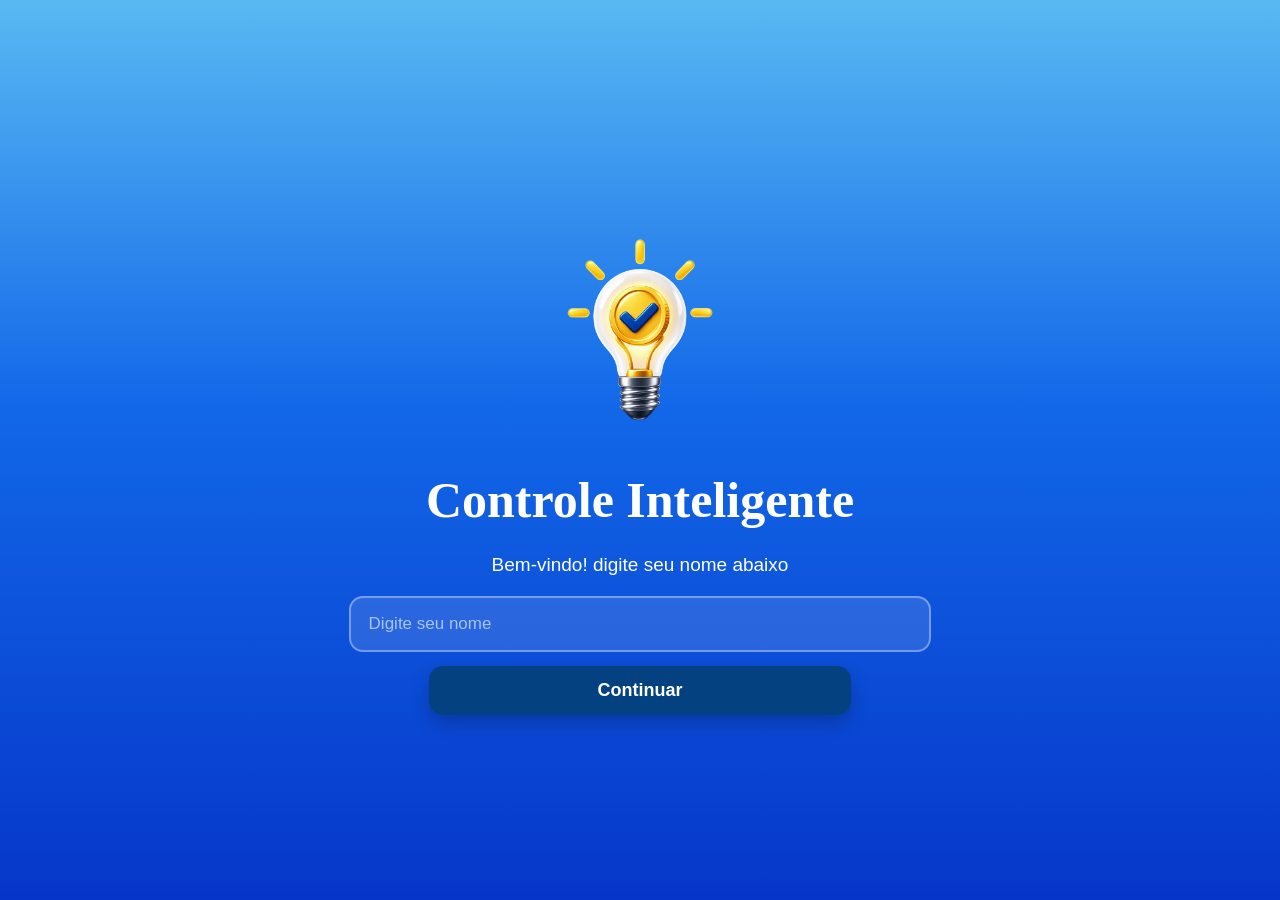
<file: index.html>
<!DOCTYPE html>
<html lang="pt-BR">
<head>
  <meta charset="UTF-8">
  <meta name="viewport" content="width=device-width, initial-scale=1.0">
  <title>Controle Inteligente</title>
<link rel="stylesheet" href="styl.css">
</head>
<body class="carregando">
  <img src="lampada.png" alt="Lâmpada Controle Inteligente" class="lampada">
  <div class="conteudo-login">
  <h1>Controle Inteligente</h1>
  <p>Bem-vindo! digite seu nome abaixo</p>
<input id="nome-input" type="text" placeholder="Digite seu nome">
<button id="botao-continuar">Continuar</button>
</div>
<script src="script.js"></script>
</body>
</html>
</file>
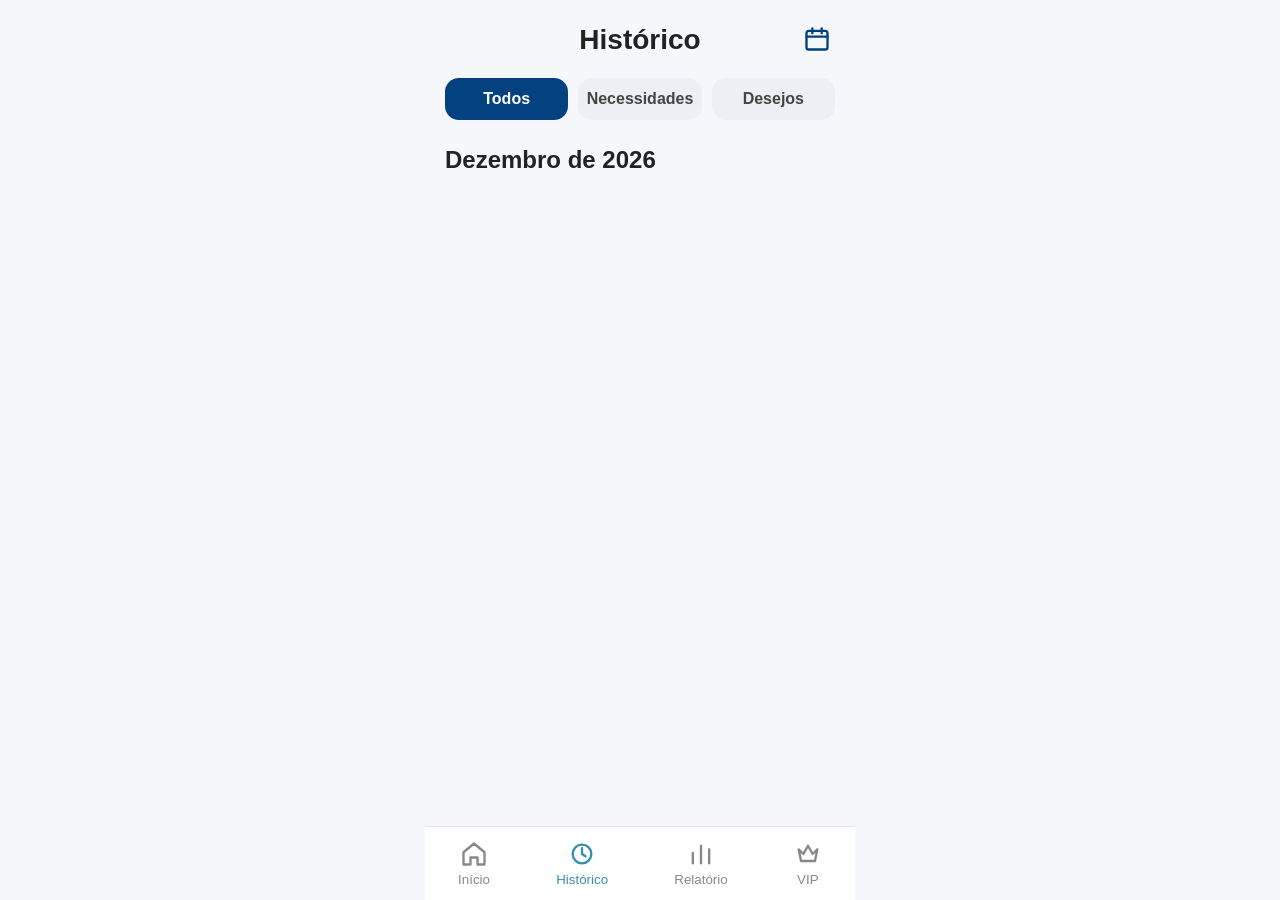
<file: historico.html>
<!DOCTYPE html>
<html lang="pt-BR">
<head>
  <meta charset="UTF-8">
  <meta name="viewport" content="width=device-width, initial-scale=1.0">
  <title>Histórico</title>
  <link rel="stylesheet" href="historico.css">
</head>
<body>
<main class="app">
  <header class="topo-historico">
    <h1>Histórico</h1>

   <button class="botao-calendario" aria-label="Selecionar mês">
  <svg viewBox="0 0 24 24" aria-hidden="true">
    <rect x="3" y="5" width="18" height="16" rx="2"></rect>
    <path d="M8 3v4M16 3v4M3 10h18"></path>
  </svg>
</button>

<div id="seletor-mes" class="seletor-mes oculto">
  <div class="seletor-mes-topo">
    <span id="ano-seletor"></span>
  </div>

  <div class="meses-grid">
    <button data-mes="0">Jan</button>
    <button data-mes="1">Fev</button>
    <button data-mes="2">Mar</button>
    <button data-mes="3">Abr</button>
    <button data-mes="4">Mai</button>
    <button data-mes="5">Jun</button>
    <button data-mes="6">Jul</button>
    <button data-mes="7">Ago</button>
    <button data-mes="8">Set</button>
    <button data-mes="9">Out</button>
    <button data-mes="10">Nov</button>
    <button data-mes="11">Dez</button>
  </div>
</div>
  </header>

  <div class="filtros-historico">
  <button class="filtro-btn ativo" data-filtro="todos">Todos</button>
<button class="filtro-btn" data-filtro="necessidade">Necessidades</button>
<button class="filtro-btn" data-filtro="desejo">Desejos</button>
</div>
<h2 id="mes-historico">Agosto de 2026</h2>
<section id="lista-gastos" class="lista-gastos">
</section>
<nav class="menu-inferior">
  <button class="menu-item" onclick="window.location.href='inicio.html'">
 <svg class="menu-icone"
     viewBox="0 0 24 24"
     aria-hidden="true"
     fill="none"
     stroke="currentColor"
     stroke-width="2"
     stroke-linecap="round"
     stroke-linejoin="round">
  <path d="M3 10.5L12 3l9 7.5V21h-6v-6H9v6H3z"></path>
</svg>
  <span>Início</span>
</button>

<button class="menu-item ativo" onclick="window.location.href='historico.html'">
 <svg class="menu-icone" viewBox="0 0 24 24" aria-hidden="true">
  <circle cx="12" cy="12" r="8"></circle>
  <path d="M12 7v5l3 2"></path>
</svg>
  <span>Histórico</span>
</button>
  <button class="menu-item" onclick="window.location.href='relatorio.html'">
  <svg class="menu-icone" viewBox="0 0 24 24" aria-hidden="true">
    <path d="M5 20V11"></path>
    <path d="M12 20V5"></path>
    <path d="M19 20V8"></path>
  </svg>
  <span>Relatório</span>
</button>
  <button class="menu-item" onclick="window.location.href='vip.html'">
  <svg class="menu-icone" viewBox="0 0 24 24" aria-hidden="true">
    <path d="M4 8l4 4 4-7 4 7 4-4-2 10H6L4 8z"></path>
  </svg>
  <span>VIP</span>
</button>
</nav>
</main>
<div id="modal-detalhes" class="modal-detalhes">
 <div id="confirmacao-exclusao" class="confirmacao-exclusao">
  <div class="caixa-confirmacao">

    <div class="icone-lixeira">
      <svg viewBox="0 0 24 24" aria-hidden="true">
        <path d="M4 7h16"></path>
        <path d="M9 7V4h6v3"></path>
        <path d="M7 7l1 13h8l1-13"></path>
        <path d="M10 11v5"></path>
        <path d="M14 11v5"></path>
      </svg>
    </div>

    <h2>Excluir gasto</h2>

    <p>Tem certeza que deseja excluir este gasto?</p>

    <div class="acoes-confirmacao">
      <button id="cancelar-exclusao">Cancelar</button>
      <button id="confirmar-exclusao">Excluir</button>
    </div>

  </div>
</div>
  <div class="caixa-detalhes">
    <h2>Detalhes do gasto</h2>

    <p id="detalhe-nome"></p>
    <p id="detalhe-categoria"></p>
    <p id="detalhe-valor"></p>
    <p id="detalhe-data"></p>

    <button id="botao-excluir">Excluir gasto</button>
    <button id="botao-fechar">Cancelar</button>
  </div>
</div>
<script src="historico.js"></script>
</body>
</html>
</file>
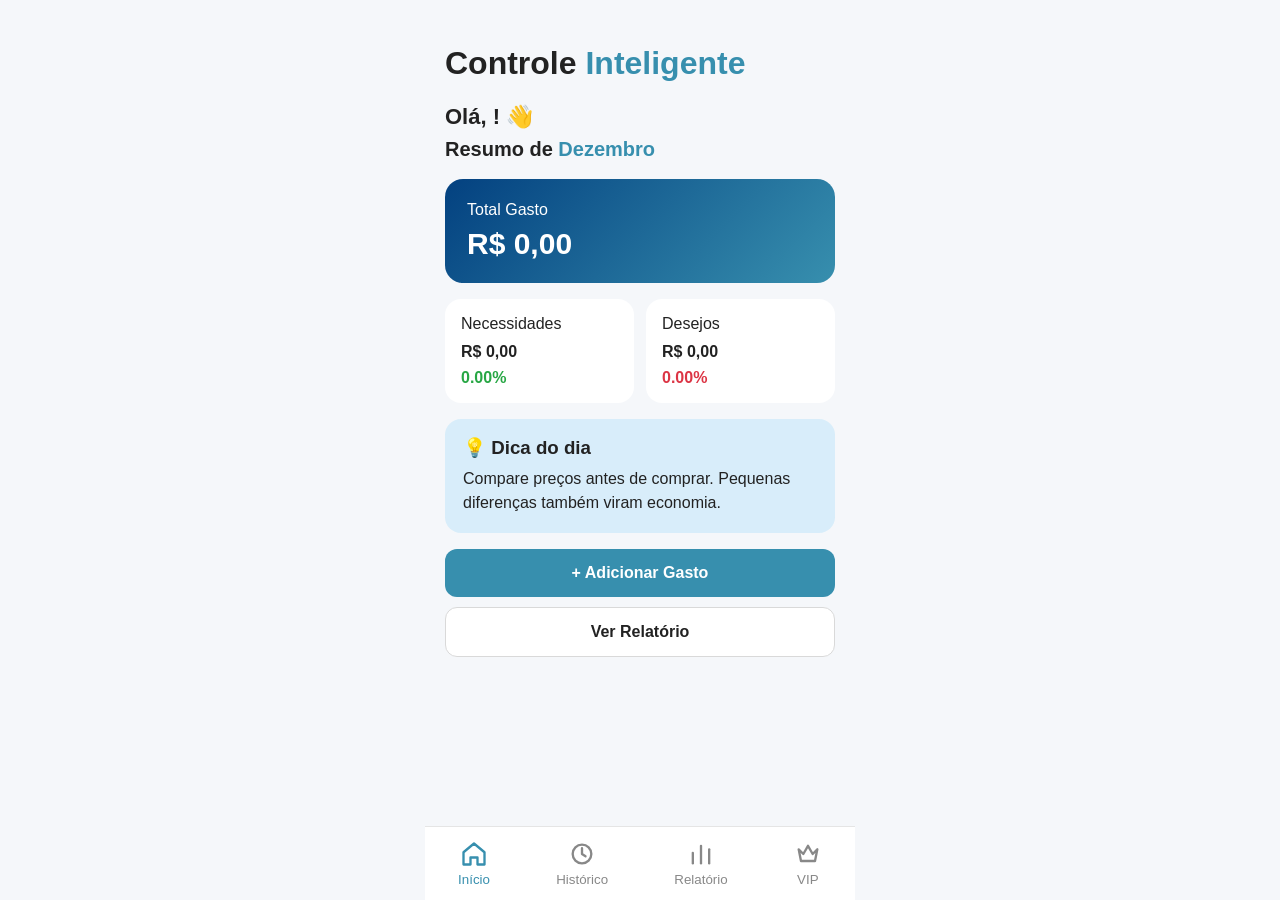
<file: inicio.html>
<!DOCTYPE html>
<html lang="pt-BR">
<head>
  <meta charset="UTF-8">
  <meta name="viewport" content="width=device-width, initial-scale=1.0">
  <title>Controle Inteligente</title>
  <link rel="stylesheet" href="inicio.css">
</head>
<body>
<main class="app">
<h1>Controle <span>Inteligente</span></h1>
<p class="saudacao">Olá, <span id="nome-usuario">usuário</span>! 👋</p>
<p class="resumo">Resumo de <span id="mes-atual"></span></p>
<section class="total-gasto">
  <p>Total Gasto</p>
  <h2 id="valor-total">R$ 0,00</h2>
</section>
<div class="categorias">
  <div class="categoria">
    <p>Necessidades</p>
    <strong id="valor-necessidades">R$ 0,00</strong>
    <span id="porcentagem-necessidades" class="porcentagem necessidades">0%</span>
  </div>

  <div class="categoria">
    <p>Desejos</p>
    <strong id="valor-desejos">R$ 0,00</strong>
    <span id="porcentagem-desejos" class="porcentagem desejos">0%</span>
  </div>
</div>
<section class="dica-dia">
  <h3>💡 Dica do dia</h3>
  <p id="texto-dica">Antes de comprar, pergunte-se: “eu realmente preciso disso?”</p>
</section>
<button class="adicionar-gasto">+ Adicionar Gasto</button>
<button class="ver-relatorio" onclick="window.location.href='relatorio.html'">Ver Relatório</button>
<nav class="menu-inferior">
  <button class="menu-item ativo">
  <svg class="menu-icone" viewBox="0 0 24 24" aria-hidden="true">
    <path d="M3 10.5L12 3l9 7.5V21h-6v-6H9v6H3z"></path>
  </svg>
  <span>Início</span>
</button>
<button class="menu-item" onclick="window.location.href='historico.html'">
  <svg class="menu-icone" viewBox="0 0 24 24" aria-hidden="true">
  <circle cx="12" cy="12" r="8"></circle>
  <path d="M12 7v5l3 2"></path>
</svg>
  <span>Histórico</span>
</button>
  <button class="menu-item" onclick="window.location.href='relatorio.html'">
  <svg class="menu-icone" viewBox="0 0 24 24" aria-hidden="true">
    <path d="M5 20V11"></path>
    <path d="M12 20V5"></path>
    <path d="M19 20V8"></path>
  </svg>
  <span>Relatório</span>
</button>
  <button class="menu-item" onclick="window.location.href='vip.html'">
  <svg class="menu-icone" viewBox="0 0 24 24" aria-hidden="true">
    <path d="M4 8l4 4 4-7 4 7 4-4-2 10H6L4 8z"></path>
  </svg>
  <span>VIP</span>
</button>
</nav>
<div id="modal-gasto" class="modal-gasto">
  <div class="modal-conteudo">
    <h2 class="titulo-modal">Novo Gasto</h2>
    <button type="button" id="fechar-modal">X</button>
    <label for="nome-compra">Nome da compra</label>
<input id="nome-compra" type="text" placeholder="Ex: Almoço">
<label for="valor-compra">Valor (R$)</label>
<input id="valor-compra" type="number" step="0.01" min="0" placeholder="Ex: 35,00">
<label for="categoria-compra">Categoria</label>
<select id="categoria-compra">
  <option value="" disabled selected>Selecione uma categoria</option>
  <option value="alimentacao">Alimentação</option>
  <option value="transporte">Transporte</option>
  <option value="moradia">Moradia</option>
  <option value="saude">Saúde</option>
  <option value="educacao">Educação</option>
  <option value="lazer">Lazer</option>
  <option value="compras">Compras</option>
  <option value="servicos">Serviços</option>
  <option value="contas-taxas">Contas e Taxas</option>
  <option value="outros">Outros</option>
</select>
<p>Tipo de gasto</p>

<div class="tipo-gasto">
  <button type="button" id="tipo-necessidade" class="tipo-btn ativo">
    Necessidade
  </button>

  <button type="button" id="tipo-desejo" class="tipo-btn">
    Desejo
  </button>
</div>
<label for="data-compra">Data</label>
<input id="data-compra" type="date">
<button type="button" id="salvar-gasto">Salvar Gasto</button>
  </div>
</div>
</main>
<script src="inicio.js"></script>
</body>
</html>
</file>
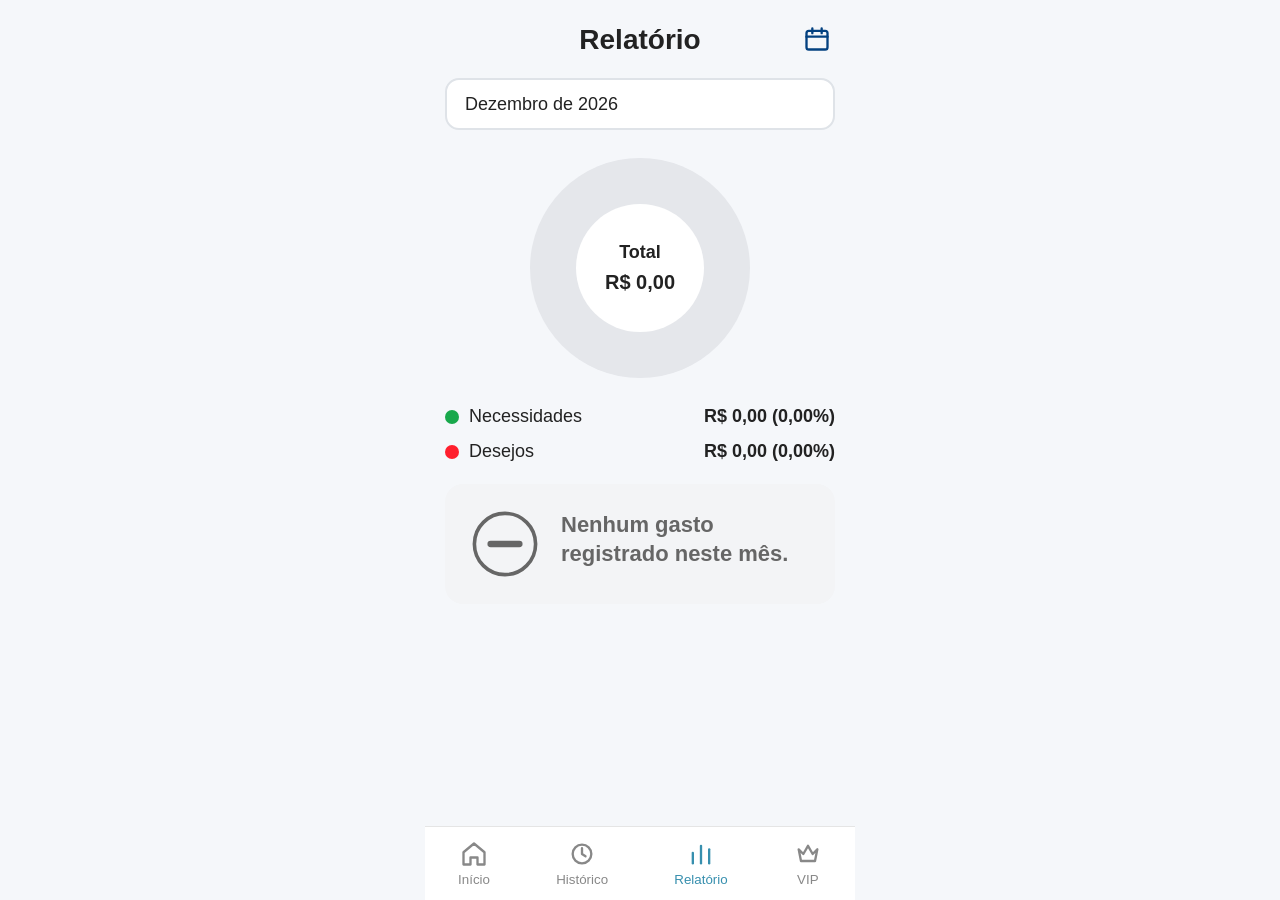
<file: relatorio.html>
<!DOCTYPE html>
<html lang="pt-BR">

<head>
  <meta charset="UTF-8">
  <meta name="viewport" content="width=device-width, initial-scale=1.0">

  <title>Relatório</title>

  <link rel="stylesheet" href="relatorio.css">
</head>

<body>

  <main class="app">

    <header class="topo-relatorio">


      <h1>Relatório</h1>

      <button class="botao-calendario" aria-label="Selecionar mês">
        <svg viewBox="0 0 24 24" aria-hidden="true">
          <rect x="3" y="5" width="18" height="16" rx="2"></rect>
          <path d="M8 3v4M16 3v4M3 10h18"></path>
        </svg>
      </button>

    </header>
<div class="mes-exibido"> 
  <span id="mes-relatorio">Setembro de 2026</span>
</div>
<div class="area-grafico">

  <div class="grafico-rosca">
    <div class="centro-grafico">
      <span>Total</span>
      <strong id="total-relatorio">R$ 0,00</strong>
    </div>
  </div>

</div>

<div class="resumo-relatorio">

  <div class="linha-resumo">
    <span class="bolinha necessidade"></span>
    <span class="nome-resumo">Necessidades</span>
    <strong id="necessidades-relatorio">R$ 0,00 (0,00%)</strong>
  </div>

  <div class="linha-resumo">
    <span class="bolinha desejo"></span>
    <span class="nome-resumo">Desejos</span>
    <strong id="desejos-relatorio">R$ 0,00 (0,00%)</strong>
  </div>

</div>
<div id="quadro-status" class="quadro-status">

  <div class="carinha-status">
    <svg id="icone-status" viewBox="0 0 80 80">
  <circle class="rosto" cx="40" cy="40" r="34"></circle>

  <circle class="olho" cx="28" cy="32" r="3"></circle>
  <circle class="olho" cx="52" cy="32" r="3"></circle>

  <path
    id="boca-status"
    d="M24 46 Q40 62 56 46"
  ></path>
</svg>
  </div>

  <div class="texto-status">
    <strong id="frase-status">Status dos seus gastos</strong>
    <span id="complemento-status"></span>
  </div>

</div>
<div id="seletor-mes" class="seletor-mes oculto">
  <div class="seletor-mes-topo">
    <span id="ano-seletor"></span>
  </div>

  <div class="meses-grid">
    <button data-mes="0">Jan</button>
    <button data-mes="1">Fev</button>
    <button data-mes="2">Mar</button>
    <button data-mes="3">Abr</button>
    <button data-mes="4">Mai</button>
    <button data-mes="5">Jun</button>
    <button data-mes="6">Jul</button>
    <button data-mes="7">Ago</button>
    <button data-mes="8">Set</button>
    <button data-mes="9">Out</button>
    <button data-mes="10">Nov</button>
    <button data-mes="11">Dez</button>
  </div>
</div>
  </main>

  <nav class="menu-inferior">
  <button class="menu-item" onclick="window.location.href='inicio.html'">
 <svg class="menu-icone"
     viewBox="0 0 24 24"
     aria-hidden="true"
     fill="none"
     stroke="currentColor"
     stroke-width="2"
     stroke-linecap="round"
     stroke-linejoin="round">
  <path d="M3 10.5L12 3l9 7.5V21h-6v-6H9v6H3z"></path>
</svg>
  <span>Início</span>
</button>

<button class="menu-item" onclick="window.location.href='historico.html'">
 <svg class="menu-icone" viewBox="0 0 24 24" aria-hidden="true">
  <circle cx="12" cy="12" r="8"></circle>
  <path d="M12 7v5l3 2"></path>
</svg>
  <span>Histórico</span>
</button>
  <button class="menu-item ativo">
  <svg class="menu-icone" viewBox="0 0 24 24" aria-hidden="true">
    <path d="M5 20V11"></path>
    <path d="M12 20V5"></path>
    <path d="M19 20V8"></path>
  </svg>
  <span>Relatório</span>
</button>
  <button class="menu-item" onclick="window.location.href='vip.html'">
  <svg class="menu-icone" viewBox="0 0 24 24" aria-hidden="true">
    <path d="M4 8l4 4 4-7 4 7 4-4-2 10H6L4 8z"></path>
  </svg>
  <span>VIP</span>
</button>
</nav>
  <script src="relatorio.js"></script>

</body>
</html>
</file>
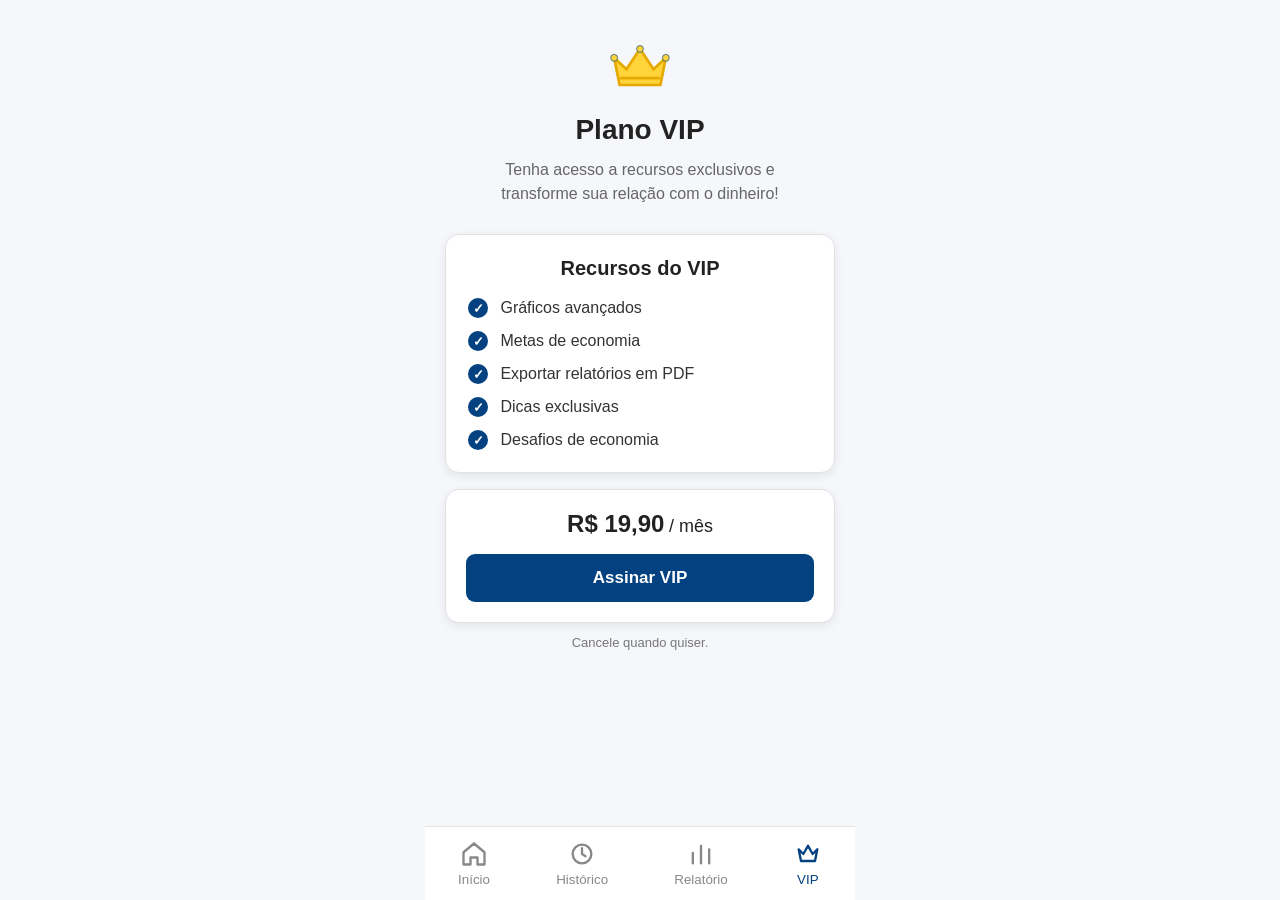
<file: vip.html>
<!DOCTYPE html>
<html lang="pt-BR">

<head>
  <meta charset="UTF-8">
  <meta name="viewport" content="width=device-width, initial-scale=1.0">
  <title>Plano VIP</title>
  <link rel="stylesheet" href="vip.css">
</head>

<body>

  <main class="app">

    <section class="topo-vip">

      <div class="icone-coroa">
        <svg viewBox="0 0 100 80" aria-hidden="true">

          <path
            d="M12 25 L30 42 L50 12 L70 42 L88 25 L80 65 H20 Z"
            fill="#FFD43B"
            stroke="#E5A900"
            stroke-width="4"
            stroke-linejoin="round"
          />

          <circle cx="12" cy="25" r="5" fill="#FFD43B"/>
          <circle cx="50" cy="12" r="5" fill="#FFD43B"/>
          <circle cx="88" cy="25" r="5" fill="#FFD43B"/>

          <path
            d="M22 55 H78"
            fill="none"
            stroke="#E5A900"
            stroke-width="4"
            stroke-linecap="round"
          />

        </svg>
      </div>

      <h1>Plano VIP</h1>

      <p>
        Tenha acesso a recursos exclusivos e transforme
        sua relação com o dinheiro!
      </p>

    </section>


    <section class="recursos-vip">

      <h2>Recursos do VIP</h2>

      <div class="lista-recursos">
        <p><span class="check-vip">✓</span> Gráficos avançados</p>
        <p><span class="check-vip">✓</span> Metas de economia</p>
        <p><span class="check-vip">✓</span> Exportar relatórios em PDF</p>
        <p><span class="check-vip">✓</span> Dicas exclusivas</p>
        <p><span class="check-vip">✓</span> Desafios de economia</p>
      </div>

    </section>


    <section class="assinatura-vip">

      <div class="preco-vip">
        <strong>R$ 19,90</strong>
        <span>/ mês</span>
      </div>

      <button
        class="botao-assinar-vip"
        type="button"
        onclick="abrirPagamento()"
      >
        Assinar VIP
      </button>

    </section>


    <p class="cancelamento-vip">
      Cancele quando quiser.
    </p>


    <!-- ÁREA DE PAGAMENTO -->

    <section class="pagamento-vip" id="pagamentoVip">

      <h2>Pagamento</h2>

      <p class="descricao-pagamento">
        Escolha uma forma de pagamento para continuar.
      </p>


      <div class="opcoes-pagamento">

        <button
          type="button"
          class="opcao-pagamento selecionado"
          id="opcaoPix"
          onclick="selecionarPagamento('pix')"
        >
          Pix
        </button>

        <button
          type="button"
          class="opcao-pagamento"
          id="opcaoCredito"
          onclick="selecionarPagamento('credito')"
        >
          Cartão de crédito
        </button>

        <button
          type="button"
          class="opcao-pagamento"
          id="opcaoDebito"
          onclick="selecionarPagamento('debito')"
        >
          Cartão de débito
        </button>

      </div>


      <!-- PAGAMENTO PIX -->

      <div class="area-pagamento" id="areaPix">

        <h3>Pagamento via Pix</h3>


        <!-- QR CODE FICTÍCIO -->

        <div
          class="qr-code-placeholder"
          style="
            width: 210px;
            height: 210px;
            background: #ffffff;
            display: flex;
            align-items: center;
            justify-content: center;
            overflow: hidden;
            margin: 20px auto;
          "
        >

          <svg
            xmlns="http://www.w3.org/2000/svg"
            viewBox="0 0 210 210"
            width="190"
            height="190"
            aria-label="QR Code de demonstração"
          >

            <rect
              width="210"
              height="210"
              fill="#ffffff"
            />


            <!-- MARCADOR SUPERIOR ESQUERDO -->

            <rect x="10" y="10" width="60" height="60" fill="#000"/>
            <rect x="20" y="20" width="40" height="40" fill="#fff"/>
            <rect x="30" y="30" width="20" height="20" fill="#000"/>


            <!-- MARCADOR SUPERIOR DIREITO -->

            <rect x="140" y="10" width="60" height="60" fill="#000"/>
            <rect x="150" y="20" width="40" height="40" fill="#fff"/>
            <rect x="160" y="30" width="20" height="20" fill="#000"/>


            <!-- MARCADOR INFERIOR ESQUERDO -->

            <rect x="10" y="140" width="60" height="60" fill="#000"/>
            <rect x="20" y="150" width="40" height="40" fill="#fff"/>
            <rect x="30" y="160" width="20" height="20" fill="#000"/>


            <!-- PADRÃO FICTÍCIO -->

            <path
              fill="#000"
              d="
                M80 10h10v10H80z
                M100 10h10v10h-10z
                M120 10h10v10h-10z

                M80 30h10v10H80z
                M100 40h10v10h-10z
                M120 30h10v10h-10z

                M80 60h10v10H80z
                M90 70h10v10H90z
                M110 60h10v10h-10z
                M130 70h10v10h-10z

                M10 80h10v10H10z
                M30 80h10v10H30z
                M50 80h10v10H50z

                M70 90h10v10H70z
                M90 80h10v10H90z
                M110 90h10v10h-10z
                M130 80h10v10h-10z
                M150 90h10v10h-10z
                M180 80h10v10h-10z

                M20 100h10v10H20z
                M40 110h10v10H40z
                M60 100h10v10H60z
                M80 110h10v10H80z
                M100 100h10v10h-10z
                M120 110h10v10h-10z
                M140 100h10v10h-10z
                M170 110h10v10h-10z
                M190 100h10v10h-10z

                M80 130h10v10H80z
                M100 120h10v10h-10z
                M120 130h10v10h-10z
                M140 120h10v10h-10z
                M160 130h10v10h-10z
                M190 130h10v10h-10z

                M80 150h10v10H80z
                M100 160h10v10h-10z
                M120 150h10v10h-10z
                M140 170h10v10h-10z
                M160 150h10v10h-10z
                M180 160h10v10h-10z

                M80 190h10v10H80z
                M110 190h10v10h-10z
                M130 180h10v10h-10z
                M160 190h10v10h-10z
                M190 190h10v10h-10z
              "
            />

          </svg>

        </div>


        <p class="texto-qr">
          Escaneie o QR Code para realizar o pagamento.
        </p>

        <p
          class="aviso-demonstracao"
          style="
            text-align: center;
            font-size: 12px;
            opacity: 0.7;
            margin-top: 8px;
          "
        >
          QR Code de demonstração — pagamento não funcional.
        </p>


        <div class="codigo-pix">

          <input
            type="text"
            id="codigoPix"
            value="00020126580014BR.GOV.BCB.PIX0136CONTROLEINTELIGENTE520400005303986540519.905802BR5925CONTROLE INTELIGENTE6009BRASIL62070503***6304ABCD"
            readonly
          >

          <button
            type="button"
            class="botao-copiar"
            onclick="copiarPix()"
          >
            Copiar código
          </button>

        </div>

      </div>


      <!-- PAGAMENTO COM CARTÃO -->

      <div
        class="area-pagamento area-cartao"
        id="areaCartao"
      >

        <h3>Dados do cartão</h3>


        <div class="campo-pagamento">

          <label for="numeroCartao">
            Número do cartão
          </label>

          <input
            type="text"
            id="numeroCartao"
            placeholder="0000 0000 0000 0000"
            maxlength="19"
          >

        </div>


        <div class="campo-pagamento">

          <label for="nomeCartao">
            Nome no cartão
          </label>

          <input
            type="text"
            id="nomeCartao"
            placeholder="Nome completo"
          >

        </div>


        <div class="linha-cartao">

          <div class="campo-pagamento">

            <label for="validadeCartao">
              Validade
            </label>

            <input
              type="text"
              id="validadeCartao"
              placeholder="MM/AA"
              maxlength="5"
            >

          </div>


          <div class="campo-pagamento">

            <label for="cvvCartao">
              CVV
            </label>

            <input
              type="text"
              id="cvvCartao"
              placeholder="123"
              maxlength="3"
            >

          </div>

        </div>

      </div>


      <button
        type="button"
        class="botao-confirmar-pagamento"
      >
        Confirmar pagamento
      </button>

    </section>

  </main>


  <!-- MENU INFERIOR -->

  <nav class="menu-inferior">

    <button
      class="menu-item"
      onclick="window.location.href='inicio.html'"
    >

      <svg
        class="menu-icone"
        viewBox="0 0 24 24"
        aria-hidden="true"
      >
        <path d="M3 10.5L12 3l9 7.5V21h-6v-6H9v6H3z"></path>
      </svg>

      <span>Início</span>

    </button>


    <button
      class="menu-item"
      onclick="window.location.href='historico.html'"
    >

      <svg
        class="menu-icone"
        viewBox="0 0 24 24"
        aria-hidden="true"
      >
        <circle cx="12" cy="12" r="8"></circle>
        <path d="M12 7v5l3 2"></path>
      </svg>

      <span>Histórico</span>

    </button>


    <button
      class="menu-item"
      onclick="window.location.href='relatorio.html'"
    >

      <svg
        class="menu-icone"
        viewBox="0 0 24 24"
        aria-hidden="true"
      >
        <path d="M5 20V11"></path>
        <path d="M12 20V5"></path>
        <path d="M19 20V8"></path>
      </svg>

      <span>Relatório</span>

    </button>


    <button class="menu-item ativo vip-ativo">

      <svg
        class="menu-icone"
        viewBox="0 0 24 24"
        aria-hidden="true"
      >
        <path d="M4 8l4 4 4-7 4 7 4-4-2 10H6L4 8z"></path>
      </svg>

      <span>VIP</span>

    </button>

  </nav>


  <!-- JAVASCRIPT EXTERNO -->

  <script src="vip.js"></script>

</body>

</html>
</file>
<file: styl.css>
body {
    margin: 0;
    min-height: 100vh;
    font-family: Arial, sans-serif;
    background: linear-gradient(180deg, #58b9f2 0%, #1268e8 45%, #0636c9 100%);
    color: white;
    display: flex;
    flex-direction: column;
    justify-content: center;
    align-items: center;
    overflow: hidden;
}
button {
  transition: transform 0.2s ease;
}
.lampada {
    width: 300px;
    max-width: 65vw;
    display: block;
    margin: 0 auto 12px;
    border-radius: 28px;
}
.conteudo-login {
    width: min(620px, 88vw);
    text-align: center;
    margin: 0 auto;
}

.conteudo-login h1 {
    margin: -12px 0 18px;
    font-size: 50px;
    font-family: Georgia, "Times New Roman", serif;
    font-weight: 700;
    color: white;
    position: relative;
top: -15px;
}

.conteudo-login p {
    margin: -8px 0 20px;
    font-size: 19px;
    color: white;
}

.conteudo-login input {
    width: 94%;
    box-sizing: border-box;
    padding: 16px 18px;
    border: 2px solid rgba(255, 255, 255, 0.35);
    border-radius: 14px;
    background: rgba(255, 255, 255, 0.12);
    color: white;
    font-size: 17px;
    outline: none;
    margin-bottom: 14px;
}

.conteudo-login input::placeholder {
    color: rgba(255, 255, 255, 0.6);
}

#botao-continuar {
    width: 68%;
    padding: 14px 16px;
    border: none;
    border-radius: 14px;
    background: #034180;
    color: white;
    font-size: 18px;
    font-weight: bold;
    cursor: pointer;
    margin: 0 auto;
    display: block;
    box-shadow: 0 8px 18px rgba(0, 0, 0, 0.22);
}
body.carregando {
    visibility: hidden;
}
</file>
<file: historico.css>
.meses-grid {
  display: grid !important;
  grid-template-columns: repeat(3, 1fr) !important;
}
* {
  box-sizing: border-box;
}

body {
  margin: 0;
  font-family: Arial, sans-serif;
  background-color: #F5F7FA;
  color: #222222;
  overflow:hidden;
}

.app {
  width: 100%;
  max-width: 430px;
  margin: 0 auto;
  padding: 24px 20px 100px;
}
.topo-historico {
  position: relative;
  display: flex;
  align-items: center;
  justify-content: center;
  margin-bottom: 22px;
}

.topo-historico h1 {
  margin: 0;
  font-size: 28px;
  font-weight: 700;
}

.botao-calendario {
  position: absolute;
  right: 0;
  border: none;
  background: transparent;
  padding: 4px;
  cursor: pointer;
  color: #034180;
}

.botao-calendario svg {
  width: 28px;
  height: 28px;
  fill: none;
  stroke: currentColor;
  stroke-width: 2;
  stroke-linecap: round;
  stroke-linejoin: round;
}
.filtros-historico {
  display: flex;
  gap: 10px;
  margin-bottom: 26px;
}

.filtro-btn {
  flex: 1;
  border: none;
  border-radius: 14px;
  padding: 12px 8px;
  background: #ECEFF3;
  color: #444444;
  font-size: 16px;
  font-weight: 600;
  cursor: pointer;
}

.filtro-btn.ativo {
  background: #034180;
  color: white;
}
.item-gasto {
  display: flex;
  align-items: center;
  gap: 14px;
  padding: 16px 0;
  border-bottom: 1px solid #E3E6EA;
}

.icone-moeda {
  width: 46px;
  height: 46px;
  border-radius: 50%;
  border: 2px solid #B8A98E;
  display: flex;
  align-items: center;
  justify-content: center;
  font-size: 24px;
  font-weight: bold;
  color: #8B7B63;
  background: #F7F1E7;
  flex-shrink: 0;
}

.info-gasto {
  flex: 1;
  display: flex;
  flex-direction: column;
  gap: 4px;
}

.info-gasto strong {
  font-size: 18px;
}

.info-gasto span {
  font-size: 14px;
  color: #666666;
}

.valor-data {
  display: flex;
  flex-direction: column;
  align-items: flex-end;
  gap: 4px;
}

.valor-data strong {
  font-size: 17px;
}

.valor-data .necessidade {
  color: #28A745;
}

.valor-data .desejo {
  color: #DC3545;
}

.valor-data span {
  font-size: 14px;
  color: #666666;
}
.info-gasto span {
  text-transform: capitalize;
}
.filtro-mes {
  position: absolute;
  opacity: 0;
  pointer-events: none;
}
.seletor-mes {
  position: absolute;
  top: 44px;
  right: 0;
  width: 260px;
  background: white;
  border: 1px solid #E1E5EA;
  border-radius: 16px;
  padding: 16px;
  box-shadow: 0 10px 30px rgba(0,0,0,0.12);
  z-index: 100;
}

.oculto {
  display: none;
}

.seletor-mes-topo {
  text-align: center;
  font-weight: 700;
  margin-bottom: 12px;
}

.meses-grid {
  display: grid;
  grid-template-columns: repeat(3, 1fr);
  gap: 8px;
}

.meses-grid button {
  border: none;
  border-radius: 10px;
  padding: 10px 6px;
  background: #EEF2F6;
  color: #333333;
  cursor: pointer;
}

.meses-grid button.ativo {
  background: #034180;
  color: white;
}

.meses-grid button:disabled {
  opacity: 0.35;
  cursor: not-allowed;
}
#seletor-mes {
  position: absolute !important;
  top: 50px !important;
  right: 0 !important;
  width: 260px !important;
  padding: 16px !important;
  background: #ffffff !important;
  border: 1px solid #e1e5ea !important;
  border-radius: 16px !important;
  box-shadow: 0 10px 30px rgba(0, 0, 0, 0.15) !important;
  z-index: 999 !important;
}

.meses-grid {
  display: grid !important;
  grid-template-columns: repeat(3, 1fr) !important;
  gap: 8px !important;
}

#seletor-mes .meses-grid button {
  border: none !important;
  border-radius: 10px !important;
  padding: 10px 6px !important;
  background: #eef2f6 !important;
  color: #333 !important;
  cursor: pointer !important;
}

#seletor-mes .meses-grid button.ativo {
  background: #034180 !important;
  color: white !important;
}

#seletor-mes .meses-grid button:disabled {
  opacity: 0.35 !important;
  cursor: not-allowed !important;
}
.meses-grid {
    display: grid !important;
    grid-template-columns: repeat(3, 1fr) !important;
    gap: 8px !important;
}
.menu-inferior {
  display: flex;
  justify-content: space-around;
  background: white;
  border-top: 1px solid #E5E5E5;
  padding: 12px 0;
  margin-top: 10px;
  position: fixed;
bottom: 0;
left: 50%;
transform: translateX(-50%);
width: 100%;
max-width: 430px;
z-index: 1000;
}

.menu-item {
  background: none;
  border: none;
  color: #888888;
  display: flex;
  flex-direction: column;
  align-items: center;
  gap: 4px;
  cursor: pointer;
}

.menu-item.ativo {
  color: #378FAE !important;
  }
  .menu-icone {
  width: 28px;
  height: 28px;
  fill: none;
}
.menu-icone {
  stroke: currentColor;
  stroke-width: 2;
  fill: none;
  stroke-linecap: round;
  stroke-linejoin: round;
}
.lista-gastos {
  max-height: 330px;
  overflow-y: auto;
  scrollbar-width: none;
  -ms-overflow-style: none;
}
.lista-gastos::-webkit-scrollbar {
  display: none;
  }
  .modal-detalhes {
  display: none;
    }
    .modal-detalhes.aberto {
  display: flex;
  }
  .modal-detalhes {
  position: fixed;
  inset: 0;
  background: rgba(0, 0, 0, 0.45);
  align-items: center;
  justify-content: center;
  z-index: 1000;
}
.caixa-detalhes {
  background: white;
  width: 88%;
  max-width: 360px;
  border-radius: 22px;
  padding: 26px;
  box-sizing: border-box;
  box-shadow: 0 12px 35px rgba(0, 0, 0, 0.18);
}

.caixa-detalhes h2 {
  margin: 0 0 20px;
  font-size: 24px;
  text-align: center;
  color: #222;
}

.caixa-detalhes p {
  margin: 10px 0;
  font-size: 16px;
  color: #555;
}
#botao-excluir {
  width: 100%;
  border: none;
  border-radius: 12px;
  padding: 12px;
  background: #E74C3C;
  color: white;
  font-weight:700;
  margin-top: 16px;
  cursor: pointer;
}
#botao-fechar {
  width: 100%;
  border: none;
  border-radius: 12px;
  padding: 12px;
  background: #E9ECEF;
  color: #333;
  font-weight:700;
  margin-top: 10px;
  cursor: pointer;
}
.confirmacao-exclusao {
  display: none;
  position: fixed;
  inset: 0;
  background: rgba(0, 0, 0, 0.45);
  align-items: center;
  justify-content: center;
  z-index: 2000;
}

.confirmacao-exclusao.aberto {
  display: flex;
}

.caixa-confirmacao {
  width: 88%;
  max-width: 340px;
  background: white;
  border-radius: 22px;
  padding: 26px 22px 22px;
  box-sizing: border-box;
  text-align: center;
  box-shadow: 0 14px 40px rgba(0, 0, 0, 0.18);
}

.icone-lixeira {
  width: 58px;
  height: 58px;
  margin: 0 auto 14px;
  border-radius: 50%;
  background: #fdecec;
  display: flex;
  align-items: center;
  justify-content: center;
}

.icone-lixeira svg {
  width: 28px;
  height: 28px;
  fill: none;
  stroke: #e74c3c;
  stroke-width: 2;
  stroke-linecap: round;
  stroke-linejoin: round;
}

.caixa-confirmacao h2 {
  margin: 0 0 10px;
  font-size: 23px;
  color: #222;
}

.caixa-confirmacao p {
  margin: 0 0 22px;
  font-size: 15px;
  color: #666;
  line-height: 1.4;
}

.acoes-confirmacao {
  display: flex;
  gap: 10px;
}

#cancelar-exclusao,
#confirmar-exclusao {
  flex: 1;
  padding: 12px;
  border-radius: 12px;
  font-weight: 700;
  cursor: pointer;
}

#cancelar-exclusao {
  background: white;
  color: #444;
  border: 1px solid #d9d9d9;
}

#confirmar-exclusao {
  background: #e74c3c;
  color: white;
  border: none;
}
</file>
<file: inicio.css>
* {
  box-sizing: border-box;
}

body {
  margin: 0;
  font-family: Arial, sans-serif;
  background-color: #F5F7FA;
  color: #222222;
}
.app {
  width: 100%;
  max-width: 430px;
  margin: 0 auto;
  padding: 24px 20px 100px;
  color: #222222;
}

.app h1 span {
  color: #378FAE;
}
.saudacao {
  font-size: 22px;
  font-weight: 600;
  margin-bottom: 8px;
}

#nome-usuario {
  color: #378FAE;
}
.resumo {
  font-size: 20px;
  font-weight: 600;
  margin: 0 0 18px;
}

#mes-atual {
  color: #378FAE;
}
.total-gasto {
  background: linear-gradient(135deg, #034180, #378FAE);
  color: white;
  border-radius: 18px;
  padding: 22px;
  margin-bottom: 16px;
}

.total-gasto p {
  margin: 0 0 8px;
}

.total-gasto h2 {
  margin: 0;
  font-size: 30px;
}
.categorias {
  display: flex;
  gap: 12px;
  margin-bottom: 16px;
}

.categoria {
  flex: 1;
  background: white;
  border-radius: 16px;
  padding: 16px;
}

.categoria p {
  margin: 0 0 10px;
}

.categoria strong {
  display: block;
  color: #222222;
  margin-bottom: 8px;
}

.porcentagem {
  font-weight: bold;
}

.porcentagem.necessidades {
  color: #28A745;
}

.porcentagem.desejos {
  color: #DC3545;
}
.dica-dia {
  background: rgba(139, 212, 247, 0.28);
  border-radius: 16px;
  padding: 18px;
  margin-bottom: 16px;
}

.dica-dia h3 {
  margin: 0 0 8px;
}

.dica-dia p {
  margin: 0;
  line-height: 1.5;
}
.adicionar-gasto {
  width: 100%;
  background: #378FAE;
  color: white;
  border: none;
  border-radius: 12px;
  padding: 15px;
  font-size: 16px;
  font-weight: bold;
  cursor: pointer;
  margin-bottom: 10px;
}
.ver-relatorio {
  width: 100%;
  background: white;
  color: #222222;
  border: 1px solid #D9D9D9;
  border-radius: 12px;
  padding: 15px;
  font-size: 16px;
  font-weight: bold;
  cursor: pointer;
  margin-bottom: 20px;
}
 .menu-inferior {
  display: flex;
  justify-content: space-around;
  background: white;
  border-top: 1px solid #E5E5E5;
  padding: 12px 0;
  margin-top: 10px;
  position: fixed;
  bottom: 0;
  left: 50%;
  transform: translateX(-50%);
  width: 100%;
  max-width: 430px;
  z-index: 1000;
}

.menu-item {
  background: none;
  border: none;
  color: #888888;
  display: flex;
  flex-direction: column;
  align-items: center;
  gap: 4px;
  cursor: pointer;
}

.menu-item.ativo {
  color: #378FAE;
}
.modal-gasto {
  display: none;
  position: fixed;
  inset: 0;
  background: rgba(0, 0, 0, 0.35);
  align-items: center;
  justify-content: center;
  padding: 20px;
  z-index: 1000;
}
.modal-conteudo {
  position: relative;
  width: 100%;
  max-width: 390px;
  max-height: 90vh;
  overflow-y: auto;
  background: white;
  border-radius: 20px;
  padding: 24px;
}
.modal-conteudo label {
  display: block;
  margin: 16px 0 6px;
  font-weight: 600;
}

.modal-conteudo input,
.modal-conteudo select {
  width: 100%;
  padding: 12px;
  border: 1px solid #D9D9D9;
  border-radius: 10px;
  font-size: 16px;
}
.tipo-gasto {
  display: flex;
  gap: 10px;
}

.tipo-btn {
  flex: 1;
  padding: 12px;
  border: 1px solid #D9D9D9;
  border-radius: 10px;
  background: white;
  color: #222222;
  cursor: pointer;
}

.tipo-btn.ativo {
  background: #034180;
  color: white;
  border-color: #034180;
}
#salvar-gasto {
  width: 100%;
  margin-top: 20px;
  padding: 14px;
  border: none;
  border-radius: 10px;
  background: #034180;
  color: white;
  font-size: 16px;
  font-weight: bold;
  cursor: pointer;
}
#fechar-modal {
    position: absolute;
    top: 18px;
    left: 18px;
}
.titulo-modal {
    margin-top: 20px;
    text-align: center;
}
.menu-icone {
  width: 28px;
  height: 28px;
  fill: currentColor;
}
.menu-icone {
  stroke: currentColor;
  stroke-width: 2;
  fill: none;
  stroke-linecap: round;
  stroke-linejoin: round;
}
</file>
<file: relatorio.css>
* {
  box-sizing: border-box;
}

body {
  margin: 0;
  font-family: Arial, sans-serif;
  background-color: #F5F7FA;
  color: #222222;
  overflow: auto;
}

.app {
  width: 100%;
  max-width: 430px;
  margin: 0 auto;
  padding: 24px 20px 100px;
}
.topo-relatorio {
  position: relative;
  display: flex;
  align-items: center;
  justify-content: center;
  margin-bottom: 22px;
}

.topo-relatorio h1 {
  margin: 0;
  font-size: 28px;
  font-weight: 700;
}
.botao-calendario {
  position: absolute;
  right: 0;
  border: none;
  background: transparent;
  padding: 4px;
  cursor: pointer;
  color: #034180;
}

.botao-calendario svg {
  width: 28px;
  height: 28px;
  fill: none;
  stroke: currentColor;
  stroke-width: 2;
  stroke-linecap: round;
  stroke-linejoin: round;
}
.mes-exibido {
  width: 100%;
  height: 52px;
  margin: 6px auto 18px;
  position: relative;

  border: 2px solid #dfe3e8;
  border-radius: 14px;
  background: #ffffff;

  display: flex;
  align-items: center;
  justify-content: space-between;

  padding: 0 18px;

  font-size: 18px;
  color: #222222;
  cursor: pointer;
}
.seta-baixo {
  position: relative;
  width: 18px;
  height: 12px;
  flex-shrink: 0;
}

.seta-baixo::before,
.seta-baixo::after {
  content: "";
  position: absolute;
  top: 4px;
  width: 10px;
  height: 2px;
  background: #666666;
  border-radius: 2px;
}

.seta-baixo::before {
  left: 1px;
  transform: rotate(45deg);
}

.seta-baixo::after {
  right: 1px;
  transform: rotate(-45deg);
}
.seletor-mes {
  width: 250px;
  box-sizing: border-box;
  margin-top: 14px;
  padding: 16px;
  position: absolute;
  top: 72px;
  right: 160px;
  background: #ffffff;
  border: 1px solid #dfe3e8;
  border-radius: 14px;
  z-index: 100;
  box-shadow: 0 8px 20px rgba(0, 0, 0, 0.08);
}

.seletor-mes.oculto {
  display: none;
}

.seletor-mes-topo {
  display: flex;
  justify-content: center;
  margin-bottom: 14px;
}

#ano-seletor {
  font-size: 18px;
  font-weight: 700;
  color: #222222;
}

.meses-grid {
  display: grid;
  grid-template-columns: repeat(3, 1fr);
  gap: 10px;
}

.meses-grid button {
  height: 40px;
  border: 1px solid #dfe3e8;
  border-radius: 10px;
  background: #ffffff;
  font-size: 15px;
  cursor: pointer;
}
.meses-grid button.selecionado {
  background: #034180;
  color: #ffffff;
  border-color: #034180;
}
.area-grafico {
  display: flex;
  justify-content: center;
  margin-top: 28px;
  margin-bottom: 28px;
}

.grafico-rosca {
  width: 220px;
  height: 220px;
  border-radius: 50%;

  background: conic-gradient(
    #18a84b 0% 60%,
    #ff1f2d 60% 100%
  );

  display: flex;
  align-items: center;
  justify-content: center;
}

.centro-grafico {
  width: 128px;
  height: 128px;
  border-radius: 50%;
  background: #ffffff;

  display: flex;
  flex-direction: column;
  align-items: center;
  justify-content: center;
}

.centro-grafico span {
  font-size: 18px;
  font-weight: 600;
}

.centro-grafico strong {
  margin-top: 8px;
  font-size: 20px;
  font-weight: 700;
}
.resumo-relatorio {
  width: 100%;
  margin-top: 10px;
}

.linha-resumo {
  display: flex;
  align-items: center;
  gap: 10px;
  margin-bottom: 14px;
}

.bolinha {
  width: 14px;
  height: 14px;
  border-radius: 50%;
  flex-shrink: 0;
}

.bolinha.necessidade {
  background: #18a84b;
}

.bolinha.desejo {
  background: #ff1f2d;
}

.nome-resumo {
  font-size: 18px;
  flex: 1;
}

.linha-resumo strong {
  font-size: 18px;
  font-weight: 700;
}
.grafico-rosca {
  position: relative;
}

.grafico-rosca::before,
.grafico-rosca::after {
  content: "";
  position: absolute;
  width: 2px;
  height: 50%;
  background: #ffffff;
  top: 0;
  left: 50%;
  transform-origin: 50% 100%;
  z-index: 1;
  pointer-events: none;
}

.grafico-rosca::before {
  transform: translateX(-50%);
}

.grafico-rosca::after {
  transform: translateX(-50%) rotate(var(--angulo-separador));
}

.centro-grafico {
  position: relative;
  z-index: 2;
}
.quadro-status {
  width: 100%;
  min-height: 120px;
  margin-top: 22px;
  padding: 20px 24px;
  border-radius: 18px;
  background: #f3f4f6;

  display: flex;
  align-items: center;
  gap: 20px;
}

.carinha-status {
  width: 72px;
  height: 72px;
  flex-shrink: 0;
}

.texto-status {
  display: flex;
  flex-direction: column;
  gap: 8px;
}

.texto-status strong {
  font-size: 22px;
  line-height: 1.3;
}

.texto-status span {
  font-size: 18px;
}
.carinha-status svg {
  width: 72px;
  height: 72px;
  overflow: visible;
}

.carinha-status .rosto {
  fill: none;
  stroke: currentColor;
  stroke-width: 4;
}

.carinha-status .olho {
  fill: currentColor;
}

#boca-status {
  fill: none;
  stroke: currentColor;
  stroke-width: 4;
  stroke-linecap: round;
}
.quadro-status.verde {
  background: #edf9f0;
  color: #159447;
}

.quadro-status.vermelho {
  background: #fff0f0;
  color: #d62828;
}

.quadro-status.cinza {
  background: #f3f4f6;
  color: #666666;
}
.grafico-rosca.sem-gastos ::before,
.grafico-rosca.sem-gastos ::after {
  display: none;
}
.grafico-rosca.sem-gastos::before,
.grafico-rosca.sem-gastos::after {
    content: none !important;
    display: none !important;
}
.menu-inferior {
  display: flex;
  justify-content: space-around;
  background: white;
  border-top: 1px solid #E5E5E5;
  padding: 12px 0;
  margin-top: 10px;
  position: fixed;
bottom: 0;
left: 50%;
transform: translateX(-50%);
width: 100%;
max-width: 430px;
z-index: 1000;
}

.menu-item {
  background: none;
  border: none;
  color: #888888;
  display: flex;
  flex-direction: column;
  align-items: center;
  gap: 4px;
  cursor: pointer;
}

.menu-item.ativo {
  color: #378FAE !important;
  }
  .menu-icone {
  width: 28px;
  height: 28px;
  fill: none;
}
.menu-icone {
  stroke: currentColor;
  stroke-width: 2;
  fill: none;
  stroke-linecap: round;
  stroke-linejoin: round;
}
</file>
<file: vip.css>
* {
  box-sizing: border-box;
}

body {
  margin: 0;
  font-family: Arial, sans-serif;
  background-color: #F5F7FA;
  color: #222222;
}

.app {
  width: 100%;
  max-width: 430px;
  margin: 0 auto;
  padding: 24px 20px 100px;
  min-height: 100vh;
}


/* TOPO */

.topo-vip {
  text-align: center;
  margin-top: 10px;
  margin-bottom: 28px;
}

.icone-coroa {
  display: flex;
  justify-content: center;
  margin-bottom: 12px;
  color: #034180;
}

.icone-coroa svg {
  width: 68px;
  height: 68px;
  fill: currentColor;
  stroke: currentColor;
  stroke-width: 1;
  stroke-linejoin: round;
}

.topo-vip h1 {
  margin: 0;
  font-size: 28px;
  font-weight: 700;
  color: #222222;
}

.topo-vip p {
  margin: 12px auto 0;
  max-width: 340px;
  font-size: 16px;
  line-height: 1.5;
  color: #666666;
}


/* RECURSOS VIP */

.recursos-vip {
  width: 100%;
  margin-top: 24px;
  padding: 22px;
  background: #ffffff;
  border: 1px solid #e2e2e2;
  border-radius: 14px;
  box-shadow: 0 3px 10px rgba(0, 0, 0, 0.08);
}

.recursos-vip h2 {
  margin: 0 0 18px;
  text-align: center;
  font-size: 20px;
  color: #222222;
}

.lista-recursos {
  display: flex;
  flex-direction: column;
  gap: 13px;
}

.lista-recursos p {
  margin: 0;
  font-size: 16px;
  color: #333333;
}

.check-vip {
  display: inline-flex;
  align-items: center;
  justify-content: center;
  width: 20px;
  height: 20px;
  margin-right: 8px;
  border-radius: 50%;
  background-color: #034180;
  color: #ffffff;
  font-size: 13px;
  font-weight: bold;
  line-height: 1;
  flex-shrink: 0;
}


/* ASSINATURA */

.assinatura-vip {
  width: 100%;
  margin-top: 16px;
  padding: 20px;
  background: #ffffff;
  border: 1px solid #e2e2e2;
  border-radius: 14px;
  box-shadow: 0 3px 10px rgba(0, 0, 0, 0.08);
  text-align: center;
}

.preco-vip {
  margin-bottom: 16px;
  color: #222222;
}

.preco-vip strong {
  font-size: 24px;
}

.preco-vip span {
  font-size: 18px;
}

.botao-assinar-vip {
  width: 100%;
  padding: 14px;
  border: none;
  border-radius: 9px;
  background: #034180;
  color: #ffffff;
  font-size: 17px;
  font-weight: 700;
  cursor: pointer;
}

.botao-assinar-vip:active {
  transform: scale(0.98);
}

.cancelamento-vip {
  margin: 12px 0 0;
  font-size: 13px;
  color: #777777;
  text-align: center;
}


/* ÁREA DE PAGAMENTO */

.pagamento-vip {
  width: 100%;
  margin-top: 24px;
  padding: 22px;
  background: #ffffff;
  border: 1px solid #e2e2e2;
  border-radius: 14px;
  box-shadow: 0 3px 10px rgba(0, 0, 0, 0.08);

  display: none;
}

.pagamento-vip.visivel {
  display: block;
}

.pagamento-vip h2 {
  margin: 0;
  text-align: center;
  font-size: 22px;
  color: #222222;
}

.descricao-pagamento {
  margin: 8px 0 20px;
  text-align: center;
  font-size: 14px;
  color: #777777;
  line-height: 1.4;
}


/* OPÇÕES DE PAGAMENTO */

.opcoes-pagamento {
  display: flex;
  flex-direction: column;
  gap: 10px;
  margin-bottom: 20px;
}

.opcao-pagamento {
  width: 100%;
  padding: 13px 14px;
  border: 1px solid #d9d9d9;
  border-radius: 9px;
  background: #ffffff;
  color: #333333;
  font-size: 15px;
  font-weight: 600;
  cursor: pointer;
  text-align: left;
}

.opcao-pagamento.selecionado {
  background-color: #034180;
  border-color: #034180;
  color: #ffffff;
}

.opcao-pagamento:active {
  transform: scale(0.99);
}


/* ÁREA PIX E CARTÃO */

.area-pagamento {
  width: 100%;
}

.area-pagamento h3 {
  margin: 0 0 16px;
  font-size: 18px;
  color: #222222;
  text-align: center;
}


/* QR CODE */

.qr-code-placeholder {
  width: 190px;
  height: 190px;
  margin: 0 auto;
  border: 2px dashed #cfcfcf;
  border-radius: 10px;
  display: flex;
  align-items: center;
  justify-content: center;
  background: #fafafa;
}

.qr-code-placeholder span {
  color: #999999;
  font-size: 15px;
}

.texto-qr {
  margin: 12px 0 16px;
  text-align: center;
  font-size: 13px;
  color: #777777;
}


/* CÓDIGO PIX */

.codigo-pix {
  width: 100%;
}

.codigo-pix input {
  width: 100%;
  height: 46px;
  padding: 0 12px;
  border: 1px solid #d9d9d9;
  border-radius: 8px;
  background: #f7f7f7;
  color: #555555;
  font-size: 12px;
  outline: none;
}

.botao-copiar {
  width: 100%;
  margin-top: 10px;
  padding: 12px;
  border: none;
  border-radius: 8px;
  background: #034180;
  color: #ffffff;
  font-size: 15px;
  font-weight: 600;
  cursor: pointer;
}

.botao-copiar:active {
  transform: scale(0.98);
}


/* CARTÃO */

.area-cartao {
  display: none;
}

.campo-pagamento {
  width: 100%;
  margin-bottom: 14px;
}

.campo-pagamento label {
  display: block;
  margin-bottom: 6px;
  font-size: 13px;
  font-weight: 600;
  color: #444444;
}

.campo-pagamento input {
  width: 100%;
  height: 46px;
  padding: 0 12px;
  border: 1px solid #d9d9d9;
  border-radius: 8px;
  background: #ffffff;
  color: #222222;
  font-size: 14px;
  outline: none;
}

.campo-pagamento input:focus {
  border-color: #034180;
}

.campo-pagamento input::placeholder {
  color: #aaaaaa;
}

.linha-cartao {
  display: flex;
  gap: 12px;
}

.linha-cartao .campo-pagamento {
  flex: 1;
}


/* CONFIRMAR PAGAMENTO */

.botao-confirmar-pagamento {
  width: 100%;
  margin-top: 8px;
  padding: 14px;
  border: none;
  border-radius: 9px;
  background-color: #034180;
  color: #ffffff;
  font-size: 16px;
  font-weight: 700;
  cursor: pointer;
}

.botao-confirmar-pagamento:active {
  transform: scale(0.98);
}


/* MENU INFERIOR */

.menu-inferior {
  display: flex;
  justify-content: space-around;
  background: white;
  border-top: 1px solid #E5E5E5;
  padding: 12px 0;
  margin-top: 10px;
  position: fixed;
  bottom: 0;
  left: 50%;
  transform: translateX(-50%);
  width: 100%;
  max-width: 430px;
  z-index: 1000;
}

.menu-item {
  background: none;
  border: none;
  color: #888888;
  display: flex;
  flex-direction: column;
  align-items: center;
  gap: 4px;
  cursor: pointer;
}

.menu-item.ativo {
  color: #378FAE;
}

.menu-item.vip-ativo {
  color: #034180;
}

.menu-icone {
  width: 28px;
  height: 28px;
  fill: currentColor;
}

.menu-icone {
  stroke: currentColor;
  stroke-width: 2;
  fill: none;
  stroke-linecap: round;
  stroke-linejoin: round;
}
</file>
